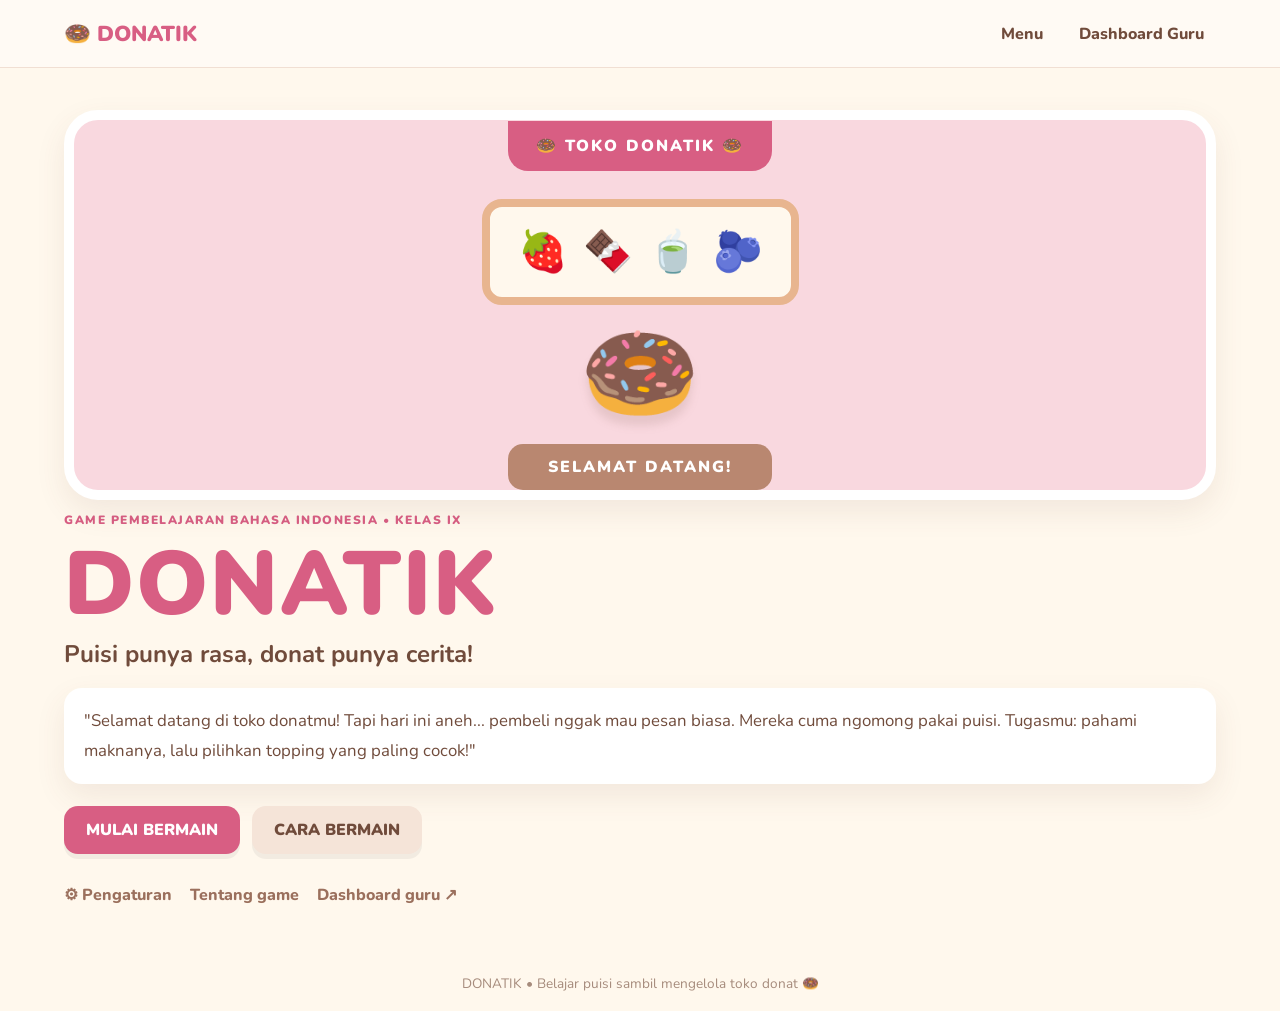
<file: index.html>
<!DOCTYPE html>
<html lang="id">
<head>
  <meta charset="UTF-8">
  <meta name="viewport" content="width=device-width, initial-scale=1.0">
  <meta name="theme-color" content="#fff0f3">
  <title>DONATIK — Toko Donat Puisi</title>
  <link rel="stylesheet" href="style.css">
</head>
<body>
  <header class="topbar">
    <a class="brand" href="#" data-page="home">🍩 DONATIK</a>
    <nav>
      <button class="nav-btn" data-page="menu">Menu</button>
      <a class="nav-link" href="teacher.html">Dashboard Guru</a>
    </nav>
  </header>

  <main>
    <section id="home" class="page active hero">
      <div class="hero-art" aria-hidden="true">
        <div class="awning">🍩 TOKO DONATIK 🍩</div>
        <div class="shop-window"><span>🍓</span><span>🍫</span><span>🍵</span><span>🫐</span></div>
        <div class="donut-big">🍩</div>
        <div class="counter">SELAMAT DATANG!</div>
      </div>
      <div class="hero-copy">
        <p class="eyebrow">GAME PEMBELAJARAN BAHASA INDONESIA • KELAS IX</p>
        <h1>DONATIK</h1>
        <h2>Puisi punya rasa, donat punya cerita!</h2>
        <p class="intro">"Selamat datang di toko donatmu! Tapi hari ini aneh... pembeli nggak mau pesan biasa. Mereka cuma ngomong pakai puisi. Tugasmu: pahami maknanya, lalu pilihkan topping yang paling cocok!"</p>
        <div class="actions">
          <button class="primary" data-page="prepare">MULAI BERMAIN</button>
          <button class="secondary" data-page="how">CARA BERMAIN</button>
        </div>
        <div class="actions small-actions">
          <button class="text-btn" data-page="settings">⚙ Pengaturan</button>
          <button class="text-btn" data-page="about">Tentang game</button>
          <a class="text-btn" href="teacher.html">Dashboard guru ↗</a>
        </div>
      </div>
    </section>

    <section id="menu" class="page panel">
      <p class="eyebrow">MENU TOKO</p><h1>Siap melayani pelanggan?</h1>
      <div class="menu-grid">
        <button class="menu-card" data-page="prepare"><span>🎮</span><b>Mulai permainan</b><small>Layani 10 pelanggan</small></button>
        <button class="menu-card" data-page="how"><span>📖</span><b>Cara bermain</b><small>Pelajari aturan permainan</small></button>
        <button class="menu-card" data-page="lesson"><span>✍️</span><b>Materi puisi</b><small>Belajar memahami larik</small></button>
        <button class="menu-card" data-page="settings"><span>⚙️</span><b>Pengaturan</b><small>Atur nama pemain dan suara</small></button>
        <button class="menu-card" data-page="about"><span>🍩</span><b>Tentang game</b><small>Informasi DONATIK</small></button>
      </div>
      <button class="secondary" data-page="home">← Kembali ke halaman utama</button>
    </section>

    <section id="how" class="page panel">
      <p class="eyebrow">PANDUAN PEMAIN</p><h1>Cara bermain DONATIK</h1>
      <div class="guide-grid">
        <article><span>👋</span><h3>1. Pilih pelanggan</h3><p>Pelanggan datang satu per satu. Klik pelanggan yang ingin kamu layani.</p></article>
        <article><span>💬</span><h3>2. Baca dialog dan puisi</h3><p>Dengarkan permintaan pelanggan, lalu baca larik puisi dengan teliti.</p></article>
        <article><span>🧠</span><h3>3. Jawab pertanyaan</h3><p>Pilih satu makna larik yang paling tepat. Jawaban salah mengurangi satu nyawa.</p></article>
        <article><span>🍓</span><h3>4. Pilih topping pesanan</h3><p>Pelanggan menyebutkan topping yang diminta. Klik topping yang sama untuk menyelesaikan pesanan.</p></article>
        <article><span>⏱️</span><h3>5. Atur waktu</h3><p>Kamu punya waktu 3 menit. Timer tetap berjalan saat membaca dialog dan menjawab soal.</p></article>
        <article><span>❤️</span><h3>6. Jaga nyawa dan kesabaran</h3><p>Kamu punya 3 nyawa. Kesabaran semua pelanggan yang menunggu terus berkurang.</p></article>
      </div>
      <p class="notice">Target: layani seluruh 10 pelanggan sebelum waktu habis. Jika nyawa atau kesabaran pelanggan habis, permainan berakhir.</p>
      <button class="secondary" data-page="menu">← Kembali ke menu</button>
    </section>

    <section id="lesson" class="page panel">
      <p class="eyebrow">MATERI SINGKAT</p><h1>Memahami makna larik puisi</h1>
      <div class="lesson-box">
        <h3>Apa itu larik puisi?</h3><p>Larik adalah baris dalam sebuah puisi. Setiap larik dapat menyampaikan gagasan, perasaan, atau gambaran tertentu.</p>
        <h3>Bagaimana memahami maknanya?</h3>
        <ol><li>Baca larik secara utuh dan perlahan.</li><li>Perhatikan pilihan kata dan ungkapan kiasan.</li><li>Pikirkan suasana atau perasaan yang disampaikan.</li><li>Hubungkan dengan larik lain atau konteks puisinya.</li></ol>
        <h3>Contoh</h3>
        <blockquote>“Aku ingin mencintaimu dengan sederhana.”</blockquote>
        <p>Maknanya adalah mengungkapkan kasih sayang dengan tulus, tidak berlebihan, dan tidak dibuat-buat.</p>
      </div>
      <button class="secondary" data-page="menu">← Kembali ke menu</button>
    </section>

    <section id="settings" class="page panel narrow">
      <p class="eyebrow">PENGATURAN</p><h1>Siapkan permainan</h1>
      <label for="playerName">Nama pemain</label>
      <input id="playerName" maxlength="30" placeholder="Masukkan nama kamu">
      <label class="check-label"><input type="checkbox" id="soundToggle" checked> Aktifkan efek suara sederhana</label>
      <p class="muted">Pengaturan nama digunakan pada rekap nilai permainan.</p>
      <button class="primary" data-page="menu">Simpan dan kembali</button>
    </section>

    <section id="prepare" class="page panel prepare">
      <div class="prepare-donut">🍩</div><p class="eyebrow">TOKO DONATIK SIAP BUKA</p>
      <h1>Sepuluh pelanggan menunggu!</h1>
      <p>Waktu pelayananmu 3 menit. Baca setiap larik, jawab pertanyaannya, lalu siapkan topping yang diminta pelanggan.</p>
      <ul><li>⏱️ Timer: 03:00</li><li>❤️ Nyawa: 3</li><li>👥 Pelanggan: 10 orang</li></ul>
      <button id="startGame" class="primary">MULAI MELAYANI</button>
      <button class="secondary" data-page="menu">Kembali ke menu</button>
    </section>

    <section id="game" class="page game-page">
      <div class="game-hud">
        <div><small>WAKTU</small><strong id="timer">03:00</strong></div>
        <div><small>NYAWA</small><strong id="lives">❤️❤️❤️</strong></div>
        <div><small>SKOR</small><strong id="score">0</strong></div>
        <div><small>TERLAYANI</small><strong id="served">0/10</strong></div>
      </div>
      <div class="game-layout">
        <section class="queue-panel">
          <div class="section-heading"><h2>Antrean pelanggan</h2><span id="queueCount">0 menunggu</span></div>
          <p class="muted tiny">Pilih pelanggan yang ingin kamu layani.</p>
          <div id="customerQueue" class="customer-queue"></div>
        </section>
        <section class="service-panel">
          <div class="counter-heading"><span>🍩 MEJA PELAYANAN</span><span id="phaseLabel">Pilih pelanggan</span></div>
          <div id="serviceContent" class="service-content">
            <div class="empty-service">👩‍🍳<h2>Siap menerima pesanan!</h2><p>Pilih salah satu pelanggan di antrean.</p></div>
          </div>
        </section>
      </div>
      <div id="gameMessage" class="game-message" aria-live="polite"></div>
    </section>

    <section id="result" class="page panel result-panel">
      <div id="resultIcon" class="result-icon">🏆</div>
      <p class="eyebrow">HASIL PERMAINAN</p><h1 id="resultTitle">TOKO HEBAT!</h1>
      <p id="resultReason"></p>
      <div class="result-stats" id="resultStats"></div>
      <div class="evaluation" id="evaluation"></div>
      <button class="primary" id="playAgain">MAIN LAGI</button>
      <button class="secondary" data-page="menu">KEMBALI KE MENU</button>
    </section>

    <section id="about" class="page panel narrow">
      <p class="eyebrow">TENTANG MEDIA</p><h1>DONATIK 🍩</h1>
      <p>DONATIK adalah game pembelajaran digital berbentuk simulasi manajemen waktu untuk membantu siswa memahami makna larik puisi.</p>
      <ul><li>Jenis media: Game pembelajaran digital</li><li>Mata pelajaran: Bahasa Indonesia</li><li>Sasaran: Siswa kelas IX SMP</li><li>Materi: Memahami makna larik puisi</li></ul>
      <button class="secondary" data-page="menu">← Kembali ke menu</button>
    </section>
  </main>
  <footer>DONATIK • Belajar puisi sambil mengelola toko donat 🍩</footer>
  <script src="game.js"></script>
</body>
</html>
</file>
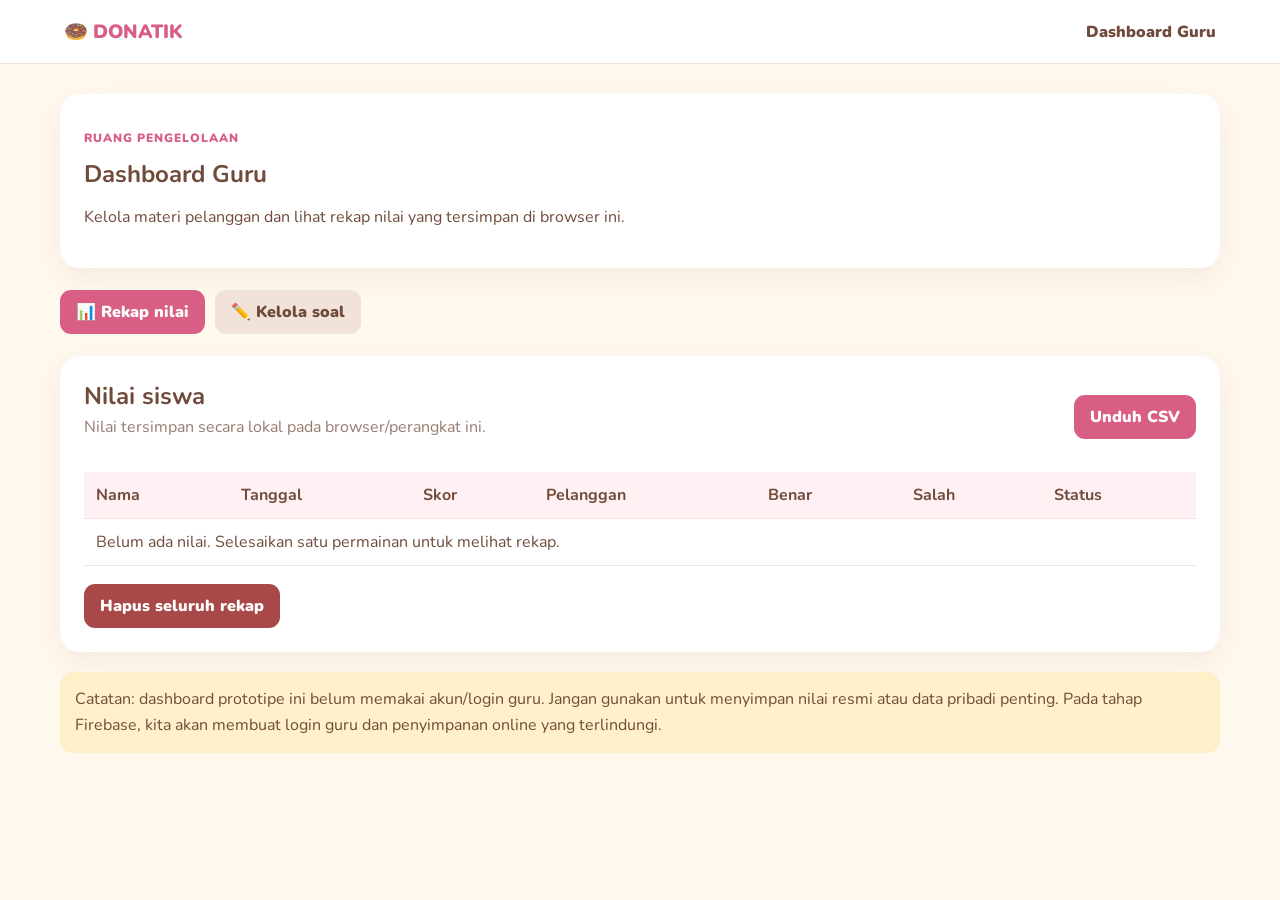
<file: teacher.html>
<!DOCTYPE html>
<html lang="id">
<head>
<meta charset="UTF-8"><meta name="viewport" content="width=device-width, initial-scale=1.0">
<title>Dashboard Guru — DONATIK</title><link rel="stylesheet" href="teacher.css">
</head>
<body>
<header><a href="index.html">🍩 DONATIK</a><span>Dashboard Guru</span></header>
<main>
  <section class="intro"><p class="eyebrow">RUANG PENGELOLAAN</p><h1>Dashboard Guru</h1><p>Kelola materi pelanggan dan lihat rekap nilai yang tersimpan di browser ini.</p></section>
  <div class="tabs"><button class="tab active" data-tab="scores">📊 Rekap nilai</button><button class="tab" data-tab="questions">✏️ Kelola soal</button></div>
  <section id="scores" class="tab-panel active">
    <div class="section-head"><div><h2>Nilai siswa</h2><p>Nilai tersimpan secara lokal pada browser/perangkat ini.</p></div><button id="exportScores" class="btn">Unduh CSV</button></div>
    <div class="table-wrap"><table><thead><tr><th>Nama</th><th>Tanggal</th><th>Skor</th><th>Pelanggan</th><th>Benar</th><th>Salah</th><th>Status</th></tr></thead><tbody id="scoreRows"></tbody></table></div>
    <button id="clearScores" class="danger">Hapus seluruh rekap</button>
  </section>
  <section id="questions" class="tab-panel">
    <div class="section-head"><div><h2>Materi dan soal pelanggan</h2><p>Sepuluh data pelanggan digunakan dalam satu sesi permainan.</p></div><button id="resetContent" class="btn secondary">Pulihkan data awal</button></div>
    <div class="editor-layout"><div id="customerList" class="customer-list"></div><form id="customerForm" class="editor-form">
      <h3 id="formTitle">Pilih data pelanggan</h3>
      <label>Nama pelanggan<input name="name" required></label>
      <label>Emoji karakter<input name="avatar" required></label>
      <label>Dialog kedatangan<textarea name="arrival" required></textarea></label>
      <label>Dialog pengantar puisi<textarea name="poemIntro" required></textarea></label>
      <label>Larik puisi<textarea name="line" required></textarea></label>
      <label>Makna larik<textarea name="meaning" required></textarea></label>
      <label>Pertanyaan<textarea name="question" required></textarea></label>
      <label>Pilihan A<input name="option0" required></label><label>Pilihan B<input name="option1" required></label>
      <label>Pilihan C<input name="option2" required></label><label>Pilihan D<input name="option3" required></label>
      <label>Kunci jawaban<select name="answer"><option value="0">A</option><option value="1">B</option><option value="2">C</option><option value="3">D</option></select></label>
      <label>Feedback jawaban benar<textarea name="correct" required></textarea></label>
      <label>Feedback jawaban salah<textarea name="wrong" required></textarea></label>
      <label>Dialog sebelum kuis<textarea name="before" required></textarea></label>
      <label>Dialog setelah jawaban benar<textarea name="right" required></textarea></label>
      <label>Topping pesanan<select name="topping"><option>Stroberi</option><option>Cokelat</option><option>Matcha</option><option>Vanila</option><option>Blueberry</option><option>Karamel</option></select></label>
      <label>Dialog setelah topping<textarea name="after" required></textarea></label>
      <label>Dialog perpisahan<textarea name="bye" required></textarea></label>
      <div class="form-actions"><button class="btn" type="submit">Simpan perubahan</button><button class="danger" type="button" id="deleteCustomer">Hapus data</button></div>
      <p id="saveMessage" class="message" aria-live="polite"></p>
    </form></div>
  </section>
  <p class="warning">Catatan: dashboard prototipe ini belum memakai akun/login guru. Jangan gunakan untuk menyimpan nilai resmi atau data pribadi penting. Pada tahap Firebase, kita akan membuat login guru dan penyimpanan online yang terlindungi.</p>
</main>
<script src="teacher.js"></script>
</body></html>
</file>
<file: style.css>
@import url('https://fonts.googleapis.com/css2?family=Nunito:wght@400;600;700;800;900&display=swap');
:root{--pink:#f7a9bd;--pink-dark:#d85e83;--cream:#fff8ed;--brown:#704b3b;--brown2:#9b705d;--mint:#cce9d9;--yellow:#ffe4a3;--white:#fff;--shadow:0 12px 30px #704b3b18}
*{box-sizing:border-box}body{margin:0;background:var(--cream);color:var(--brown);font-family:Nunito,Arial,sans-serif}button,input{font:inherit}button{cursor:pointer;border:0}.topbar{height:68px;padding:0 max(5vw,18px);display:flex;align-items:center;justify-content:space-between;background:#fffaf4;border-bottom:1px solid #f1dfd3;position:sticky;top:0;z-index:5}.brand{font-weight:900;font-size:1.35rem;color:var(--pink-dark);text-decoration:none}.topbar nav{display:flex;gap:12px;align-items:center}.nav-btn,.nav-link{background:transparent;color:var(--brown);font-weight:800;text-decoration:none;padding:9px 12px;border-radius:12px}.nav-btn:hover,.nav-link:hover{background:#ffedf1}.page{display:none;max-width:1200px;margin:auto;padding:42px 24px;min-height:calc(100vh - 120px)}.page.active{display:block}.hero{display:grid;grid-template-columns:1fr 1fr;align-items:center;gap:40px}.hero-copy h1{font-size:clamp(3rem,7vw,5.8rem);line-height:1;margin:8px 0;color:var(--pink-dark);font-weight:900;letter-spacing:2px}.hero-copy h2{font-size:1.5rem;margin:8px 0 18px}.eyebrow{color:var(--pink-dark);font-weight:900;letter-spacing:1.5px;font-size:.75rem}.intro{font-size:1.05rem;line-height:1.8;background:white;padding:18px 20px;border-radius:18px;box-shadow:var(--shadow)}.actions{display:flex;gap:12px;flex-wrap:wrap;margin-top:22px}.primary,.secondary{padding:13px 22px;border-radius:14px;font-weight:900;box-shadow:0 5px 0 #0000000d;transition:.15s}.primary{background:var(--pink-dark);color:white}.primary:hover{background:#c94b72;transform:translateY(-2px)}.secondary{background:#f5e4d8;color:var(--brown)}.secondary:hover{background:#edd5c5}.small-actions{gap:18px}.text-btn{background:transparent;color:var(--brown2);font-weight:800;text-decoration:none;padding:8px 0}.hero-art{background:#f9d8df;border:10px solid white;border-radius:34px;min-height:390px;display:flex;flex-direction:column;align-items:center;justify-content:center;position:relative;box-shadow:var(--shadow);overflow:hidden}.awning{background:var(--pink-dark);color:white;font-weight:900;padding:14px 28px;border-radius:0 0 20px 20px;letter-spacing:2px}.shop-window{display:flex;gap:15px;background:#fff8ed;border:8px solid #e8b58f;border-radius:20px;padding:18px 28px;margin-top:28px;font-size:2.5rem}.donut-big{font-size:6rem;filter:drop-shadow(0 10px 4px #704b3b22);margin:4px}.counter{background:#b98770;color:white;padding:12px 40px;border-radius:15px;font-weight:900;letter-spacing:2px}.panel{background:#fffdf9;border-radius:24px;margin-top:24px;margin-bottom:24px;box-shadow:var(--shadow);min-height:0}.panel h1{font-size:2.2rem;margin:4px 0 24px}.narrow{max-width:700px}.menu-grid{display:grid;grid-template-columns:repeat(3,1fr);gap:16px;margin:28px 0}.menu-card{background:#fff1f3;border:2px solid transparent;border-radius:20px;padding:22px;text-align:left;color:var(--brown);display:flex;flex-direction:column;gap:8px;min-height:140px}.menu-card:hover{border-color:var(--pink);transform:translateY(-3px)}.menu-card span{font-size:2rem}.menu-card b{font-size:1.05rem}.menu-card small,.muted{color:#987d70}.guide-grid{display:grid;grid-template-columns:repeat(3,1fr);gap:14px}.guide-grid article{background:#fff4f0;padding:18px;border-radius:18px}.guide-grid article span{font-size:2rem}.guide-grid h3{margin:8px 0}.guide-grid p,.lesson-box p{line-height:1.65}.notice{background:#fff0c9;padding:14px 18px;border-radius:14px;margin:20px 0}.lesson-box{background:#fff4f0;padding:22px;border-radius:18px;line-height:1.7}.lesson-box blockquote{border-left:4px solid var(--pink-dark);padding:10px 18px;background:white;border-radius:0 12px 12px 0;font-style:italic}.narrow label{display:block;font-weight:800;margin:16px 0 7px}.narrow input:not([type=checkbox]){width:100%;padding:13px;border:2px solid #f0d9d0;border-radius:12px;background:white}.check-label{display:flex!important;align-items:center;gap:10px}.prepare{text-align:center;max-width:760px}.prepare-donut{font-size:5rem}.prepare ul{list-style:none;padding:0;display:flex;justify-content:center;gap:22px;flex-wrap:wrap;font-weight:900}.prepare p:not(.eyebrow){line-height:1.7}.game-page{max-width:1400px;padding:22px 18px}.game-hud{display:grid;grid-template-columns:repeat(4,1fr);gap:12px;margin-bottom:16px}.game-hud div{background:white;border-radius:15px;padding:10px 16px;box-shadow:var(--shadow);display:flex;flex-direction:column}.game-hud small{font-size:.7rem;color:#9a7d70;font-weight:900}.game-hud strong{font-size:1.3rem}.game-layout{display:grid;grid-template-columns:minmax(240px, .85fr) minmax(0,2fr);gap:16px}.queue-panel,.service-panel{background:#fffdf9;border-radius:20px;padding:18px;box-shadow:var(--shadow);min-width:0}.section-heading,.counter-heading{display:flex;align-items:center;justify-content:space-between;gap:10px}.section-heading h2{font-size:1.15rem;margin:0}.section-heading span,.counter-heading span:last-child{font-size:.8rem;color:var(--pink-dark);font-weight:900}.tiny{font-size:.8rem}.customer-queue{display:grid;gap:10px;margin-top:12px;max-height:540px;overflow:auto}.customer-card{display:flex;align-items:center;gap:10px;padding:11px;background:#fff2f3;border:2px solid transparent;border-radius:15px;text-align:left;color:var(--brown);width:100%}.customer-card.selected{border-color:var(--pink-dark);background:#ffe3e9}.customer-card:disabled{opacity:.45;cursor:not-allowed}.avatar{font-size:2rem;background:white;border-radius:12px;padding:5px}.customer-info{flex:1;min-width:0}.customer-info b{display:block}.customer-info small{display:block;color:#967b70}.patience{height:7px;background:#f1ded8;border-radius:10px;overflow:hidden;margin-top:5px}.patience span{height:100%;display:block;background:#73b98b;transition:width .2s}.service-content{padding:16px 2px;min-height:390px}.empty-service{text-align:center;padding:75px 15px;color:#9b8175}.empty-service:first-line{font-size:2rem}.speech{background:#fff0f3;padding:15px 18px;border-radius:18px;line-height:1.65;margin:12px 0;animation:pop .25s ease}.customer-face{font-size:3rem;text-align:center}.poem-card{background:#fff7e6;border:2px dashed #e8bd75;border-radius:18px;padding:18px;text-align:center;font-size:1.2rem;font-weight:900;font-style:italic;margin:16px 0}.question{font-weight:900;margin:16px 0 10px}.answer-list,.topping-list{display:grid;grid-template-columns:1fr 1fr;gap:10px}.answer-btn,.topping-btn{background:white;border:2px solid #f0dcd3;border-radius:14px;padding:12px;text-align:left;color:var(--brown);font-weight:800}.answer-btn:hover,.topping-btn:hover{border-color:var(--pink-dark);background:#fff5f7}.answer-btn:disabled,.topping-btn:disabled{opacity:.6;cursor:default}.topping-btn{text-align:center;font-size:1rem}.topping-btn span{display:block;font-size:2rem}.feedback{padding:13px;border-radius:13px;background:#e6f5e9;margin:12px 0;line-height:1.5}.feedback.bad{background:#fff0e5}.next-btn{margin-top:12px}.game-message{min-height:25px;text-align:center;color:var(--pink-dark);font-weight:900;padding:8px}.result-panel{text-align:center;max-width:760px}.result-icon{font-size:4rem}.result-stats{display:grid;grid-template-columns:repeat(4,1fr);gap:10px;margin:24px 0}.stat{background:#fff1f3;border-radius:15px;padding:15px}.stat b{display:block;font-size:1.5rem}.evaluation{background:#fff5df;padding:15px;border-radius:15px;margin-bottom:20px}footer{text-align:center;padding:18px;color:#a68b7c;font-size:.85rem}
@keyframes pop{from{opacity:0;transform:translateY(8px)}to{opacity:1;transform:translateY(0)}}
@media(max-width:800px){.hero{grid-template-columns:1fr}.hero-art{min-height:290px;order:2}.menu-grid,.guide-grid{grid-template-columns:repeat(2,1fr)}.game-layout{grid-template-columns:1fr}.customer-queue{grid-template-columns:repeat(2,minmax(0,1fr));max-height:250px}.game-hud strong{font-size:1rem}.page{padding:26px 16px}}
@media(max-width:480px){.topbar{padding:0 12px}.brand{font-size:1.1rem}.nav-btn,.nav-link{font-size:.8rem;padding:8px 5px}.menu-grid,.guide-grid{grid-template-columns:1fr 1fr}.menu-card{padding:14px;min-height:120px}.answer-list,.topping-list{grid-template-columns:1fr}.game-hud{gap:6px}.game-hud div{padding:8px}.game-hud small{font-size:.6rem}.game-hud strong{font-size:.9rem}.customer-queue{grid-template-columns:1fr 1fr}.customer-card{padding:7px;gap:5px}.avatar{font-size:1.5rem}.customer-info b{font-size:.82rem}.customer-info small{font-size:.68rem}.result-stats{grid-template-columns:repeat(2,1fr)}.hero-copy h1{font-size:3.7rem}}
</file>
<file: teacher.css>
@import url('https://fonts.googleapis.com/css2?family=Nunito:wght@400;600;700;800;900&display=swap');
*{box-sizing:border-box}body{margin:0;background:#fff8ed;color:#704b3b;font-family:Nunito,Arial,sans-serif}header{height:64px;background:#fff;border-bottom:1px solid #efdfd5;padding:0 5vw;display:flex;align-items:center;justify-content:space-between;font-weight:900}header a{color:#d85e83;text-decoration:none;font-size:1.2rem}main{max-width:1200px;margin:30px auto;padding:0 20px}.intro,.tab-panel{background:#fff;border-radius:20px;padding:24px;box-shadow:0 10px 28px #704b3b12}.eyebrow{color:#d85e83;font-weight:900;letter-spacing:1px;font-size:.75rem}.intro h1{margin:5px 0}.tabs{display:flex;gap:10px;margin:22px 0}.tab,.btn,.danger{border:0;border-radius:11px;padding:11px 16px;font:inherit;font-weight:900;cursor:pointer}.tab{background:#f2e3da;color:#704b3b}.tab.active,.btn{background:#d85e83;color:white}.tab-panel{display:none}.tab-panel.active{display:block}.section-head{display:flex;justify-content:space-between;align-items:center;gap:15px}.section-head h2{margin:0}.section-head p{color:#967b70;margin-top:4px}.table-wrap{overflow:auto;margin:18px 0}table{border-collapse:collapse;width:100%;min-width:650px}th,td{text-align:left;padding:12px;border-bottom:1px solid #f0e4dc}th{background:#fff0f3}.danger{background:#a94848;color:white}.secondary{background:#f2e3da;color:#704b3b}.editor-layout{display:grid;grid-template-columns:220px 1fr;gap:20px}.customer-list{display:grid;align-content:start;gap:8px}.customer-choice{padding:11px;border:2px solid #f0e2da;background:#fff8f4;border-radius:12px;text-align:left;color:#704b3b;font:inherit;font-weight:800;cursor:pointer}.customer-choice.active{border-color:#d85e83;background:#fff0f3}.editor-form{display:grid;grid-template-columns:1fr 1fr;gap:12px}.editor-form h3,.form-actions,.message{grid-column:1/-1}.editor-form label{font-weight:800;font-size:.9rem;display:flex;flex-direction:column;gap:5px}.editor-form input,.editor-form textarea,.editor-form select{width:100%;border:1px solid #e8d7ce;border-radius:9px;padding:10px;font:inherit;color:#704b3b;background:#fffdfb}.editor-form textarea{min-height:70px;resize:vertical}.form-actions{display:flex;gap:10px}.message{color:#28734a;font-weight:800}.warning{margin:20px 0;background:#fff0c9;padding:15px;border-radius:13px;line-height:1.6}@media(max-width:750px){.editor-layout{grid-template-columns:1fr}.customer-list{grid-template-columns:repeat(2,1fr)}.editor-form{grid-template-columns:1fr}.section-head{align-items:flex-start;flex-direction:column}}
</file>
